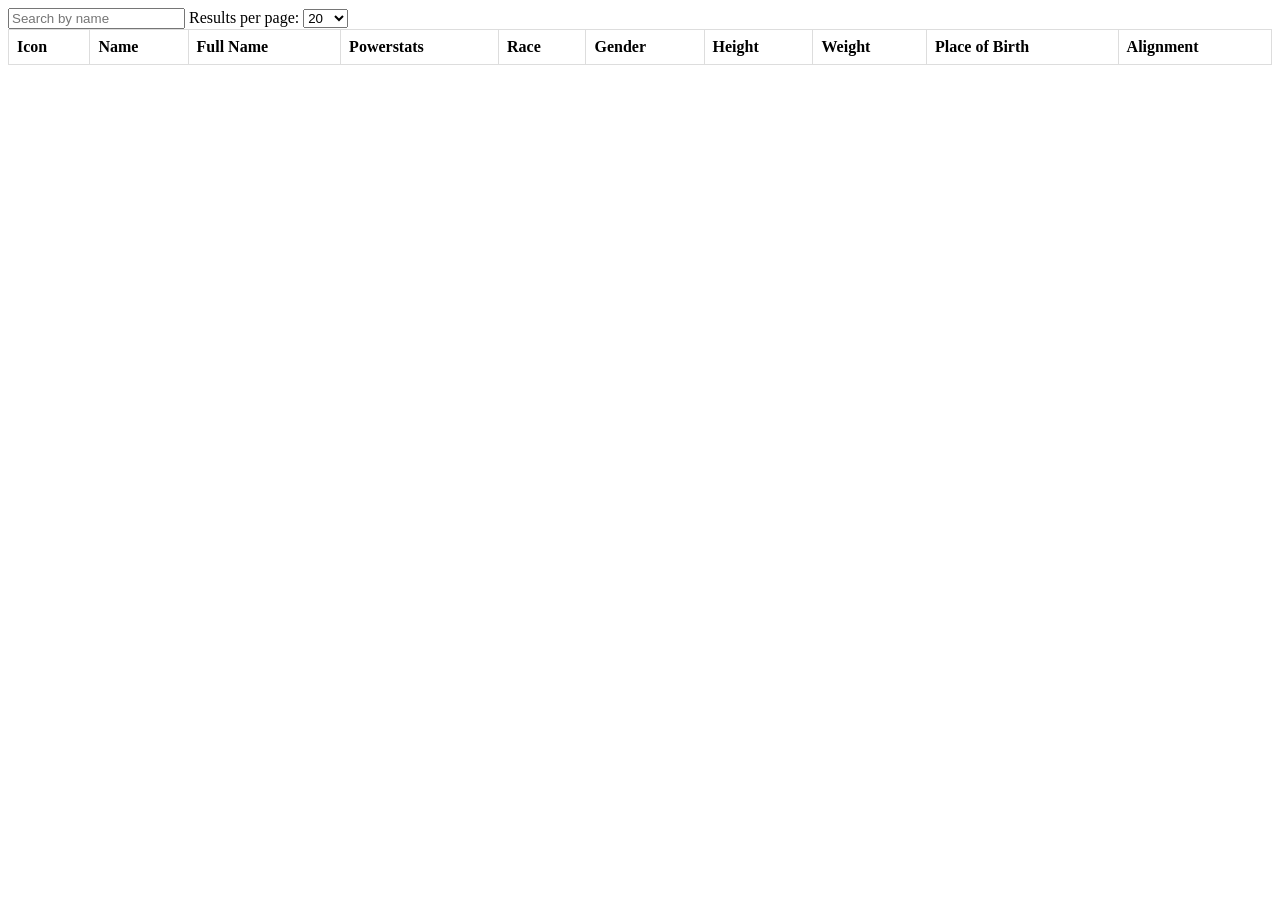
<file: superheros/index.html>
<!DOCTYPE html>
<html lang="en">
<head>
  <meta charset="UTF-8">
  <meta name="viewport" content="width=device-width, initial-scale=1.0">
  <title>Superhero Data</title>
  <style>
    /* Add your CSS styles here */
    table {
      width: 100%;
      border-collapse: collapse;
    }

    th, td {
      padding: 8px;
      text-align: left;
      border: 1px solid #ddd;
    }

    th {
      cursor: pointer;
    }
  </style>
</head>
<body>
  <input type="text" id="search" placeholder="Search by name">
  
  <label for="pageSize">Results per page:</label>
  <select id="pageSize">
    <option value="10">10</option>
    <option value="20" selected>20</option>
    <option value="50">50</option>
    <option value="100">100</option>
    <option value="all">All</option>
  </select>

  <table id="heroesTable">
    <thead>
      <tr>
        <th>Icon</th>
        <th>Name</th>
        <th>Full Name</th>
        <th>Powerstats</th>
        <th>Race</th>
        <th>Gender</th>
        <th>Height</th>
        <th>Weight</th>
        <th>Place of Birth</th>
        <th>Alignment</th>
      </tr>
    </thead>
    <tbody>
      <!-- Data will be injected here by JavaScript -->
    </tbody>
  </table>

  <div id="pagination"></div>

  <script src="hero.js"></script>
</body>
</html>
</file>
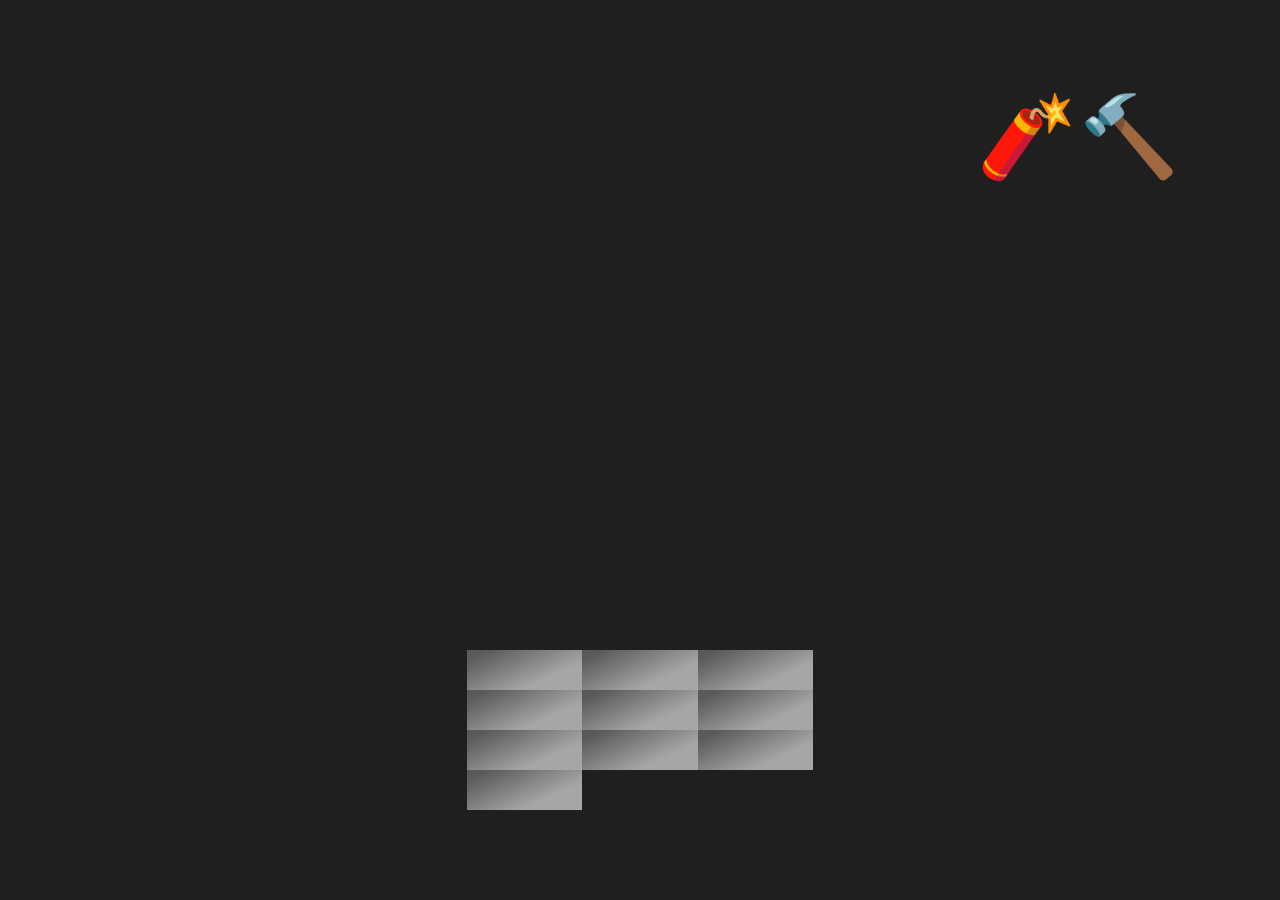
<file: build-brick-and-break.html>
<!DOCTYPE html>
<html>

<head>
  <title>Build brick and break</title>
  <meta http-equiv="Content-Type" content="text/html; charset=utf-8" />
  <link id="fav" rel="shortcut icon" type="image/x-icon" href="data:image/x-icon;,">
  <link rel="stylesheet" type="text/css" href="./build-brick-and-break.data.css">
</head>

<body>
  <script type="module">
    import { build, repair, destroy } from './build-brick-and-break.js'

    build(54)

    const body = document.querySelector('body')

    const tools = document.createElement('section')
    tools.id = 'tools'
    body.append(tools)

    const dynamite = document.createElement('span')
    dynamite.id = 'dynamite'
    dynamite.textContent = '🧨'
    dynamite.addEventListener('click', destroy)

    const hammer = document.createElement('span')
    hammer.id = 'hammer'
    hammer.textContent = '🔨'
    hammer.addEventListener('click', () => repair(...reparations))

    tools.append(dynamite, hammer)

    const random = (min, max) => {
      min = Math.ceil(min)
      max = Math.floor(max)
      return Math.floor(Math.random() * (max - min + 1)) + min
    }

    const randomBricks = [...Array(15).keys()].map((e) => `brick-${random(1, 54)}`)
    const reparations = [...new Set(['brick-26', ...randomBricks])]

    body.dataset.reparations = reparations

  </script>
</body>

</html>
</file>
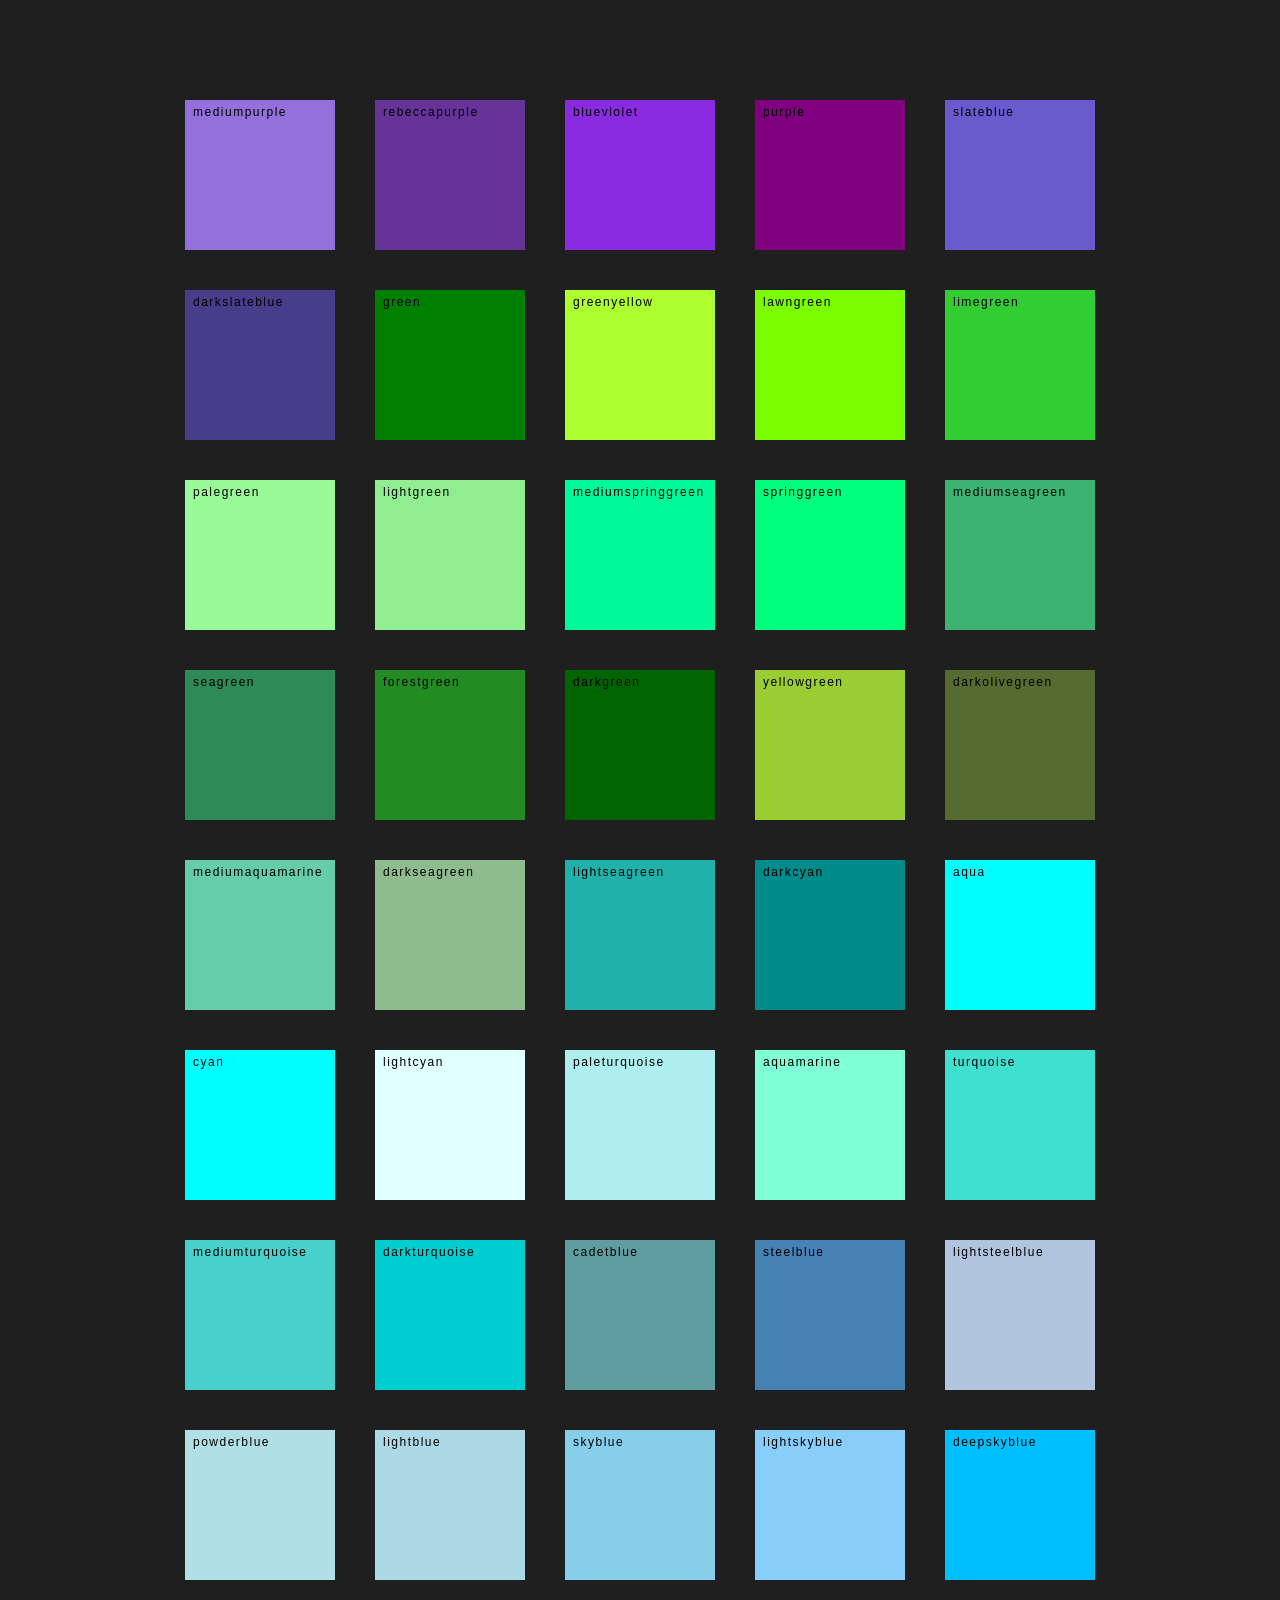
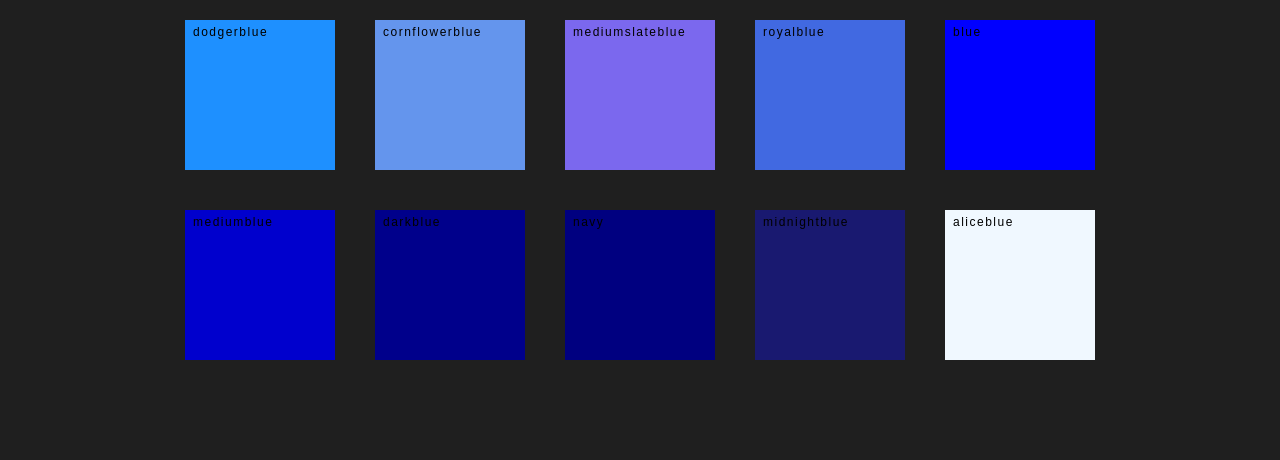
<file: fifty-shades-of-cold.html>
<!DOCTYPE html>
<html>

<head>
  <title>Fifty shades of cold</title>
  <meta http-equiv="Content-Type" content="text/html; charset=utf-8" />
  <link id="fav" rel="shortcut icon" type="image/x-icon" href="data:image/x-icon;,">
  <link rel="stylesheet" type="text/css" href="./fifty-shades-of-cold.data.css">

</head>

<body>
  <script type="module">

    import { generateClasses, generateColdShades, choseShade } from './fifty-shades-of-cold.js'

    generateClasses()
    generateColdShades()

    const divs = [...document.querySelectorAll('div')]
    divs.map((d) => {
      d.addEventListener('click', () => choseShade(d.textContent))
    })

  </script>
</body>

</html>
</file>
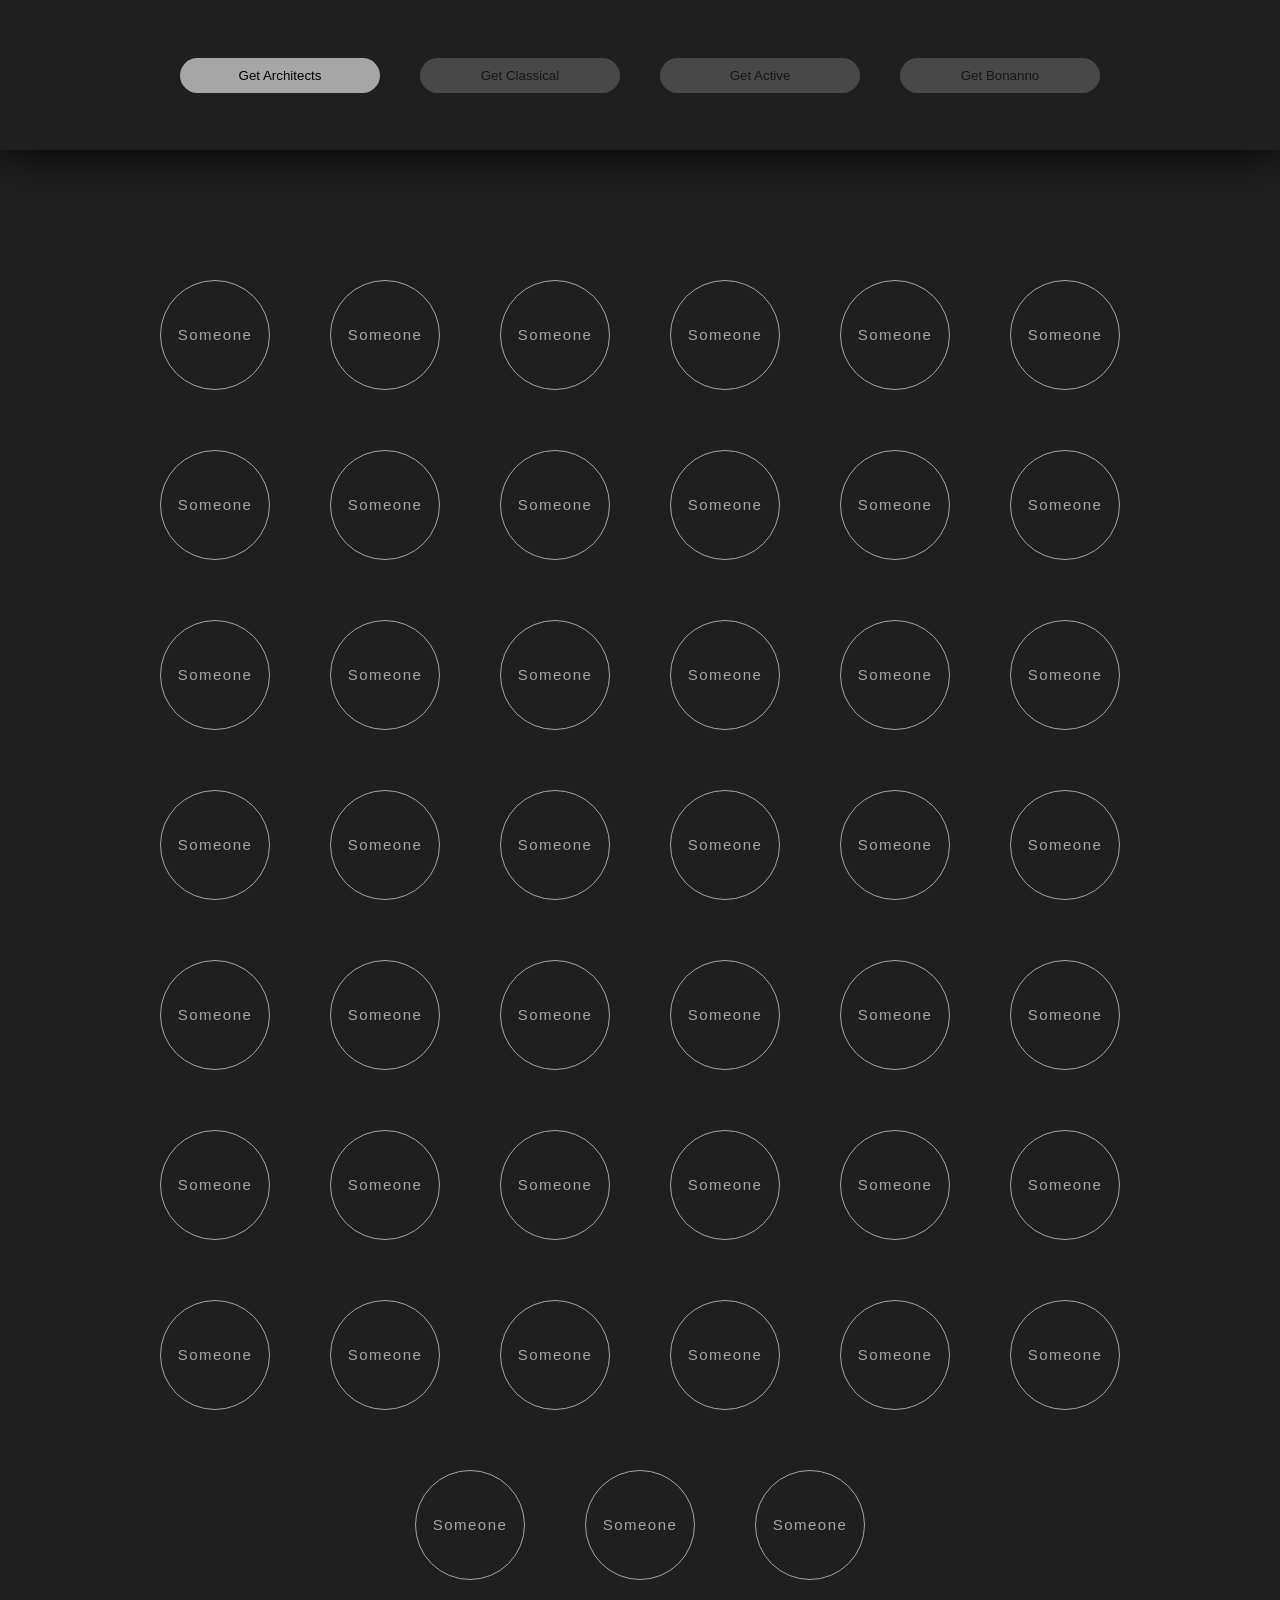
<file: get-them-all.html>
<!DOCTYPE html>
<html>
<head>
  <title>Get them all</title>
  <meta http-equiv="Content-Type" content="text/html; charset=utf-8" />
  <link id="fav" rel="shortcut icon" type="image/x-icon" href="data:image/x-icon;,">
  <link rel="stylesheet" type="text/css" href="./get-them-all.data.css">
</head>
<body>
  <script type="module">
    import { people } from './get-them-all.data.js'
    import {
      getBonannoPisano,
      getActive,
      getArchitects,
      getClassical,
    } from './get-them-all.js'
    const body = document.querySelector('body')
    const shuffle = (array) => {
      const test = array.length - 1
      for (let i = test; i > 0; i--) {
        const j = Math.floor(Math.random() * i)
        const temp = array[i]
        array[i] = array[j]
        array[j] = temp
      }
      return array
    }
    shuffle(people).map(({ id, classe, address, plans, tag, active }) => {
      const people = document.createElement(tag)
      people.id = id
      people.textContent = 'Someone'
      people.className = `${classe} ${active ? 'active' : ''}`
      body.append(people)
    })
    const buttonsContainer = document.createElement('div')
    buttonsContainer.id = 'buttons'
    body.append(buttonsContainer)
    const buttons = [
      { name: 'Architect', action: getArchitects },
      { name: 'Classical', action: getClassical },
      { name: 'Active', action: getActive },
      { name: 'Bonanno', action: getBonannoPisano },
    ]
    buttons.forEach(({ name, action }, i) => {
      const btn = document.createElement('button')
      btn.id = `btn${name}`
      btn.textContent = `Get ${name}${i === 0 ? 's' : ''}`
      if (i > 0) {
        btn.className = 'disabled'
      }
      btn.addEventListener('click', () => {
        const [targetted, others] = action()
        if (name === 'Bonanno') {
          targetted.textContent = targetted.id.replace('P', ' P')
          targetted.classList.add('found')
        } else {
          targetted.forEach((t) => {
            t.textContent = name
          })
        }
        others.forEach((o) => {
          o.style.opacity = 0.2
        })
        btn.className = 'disabled'
        const last = i + 1 === buttons.length
        if (last) return
        const next = document.getElementById(`btn${buttons[i + 1].name}`)
        next.classList.remove('disabled')
      })
      buttonsContainer.append(btn)
    })
  </script>
</body>
</html>
</file>
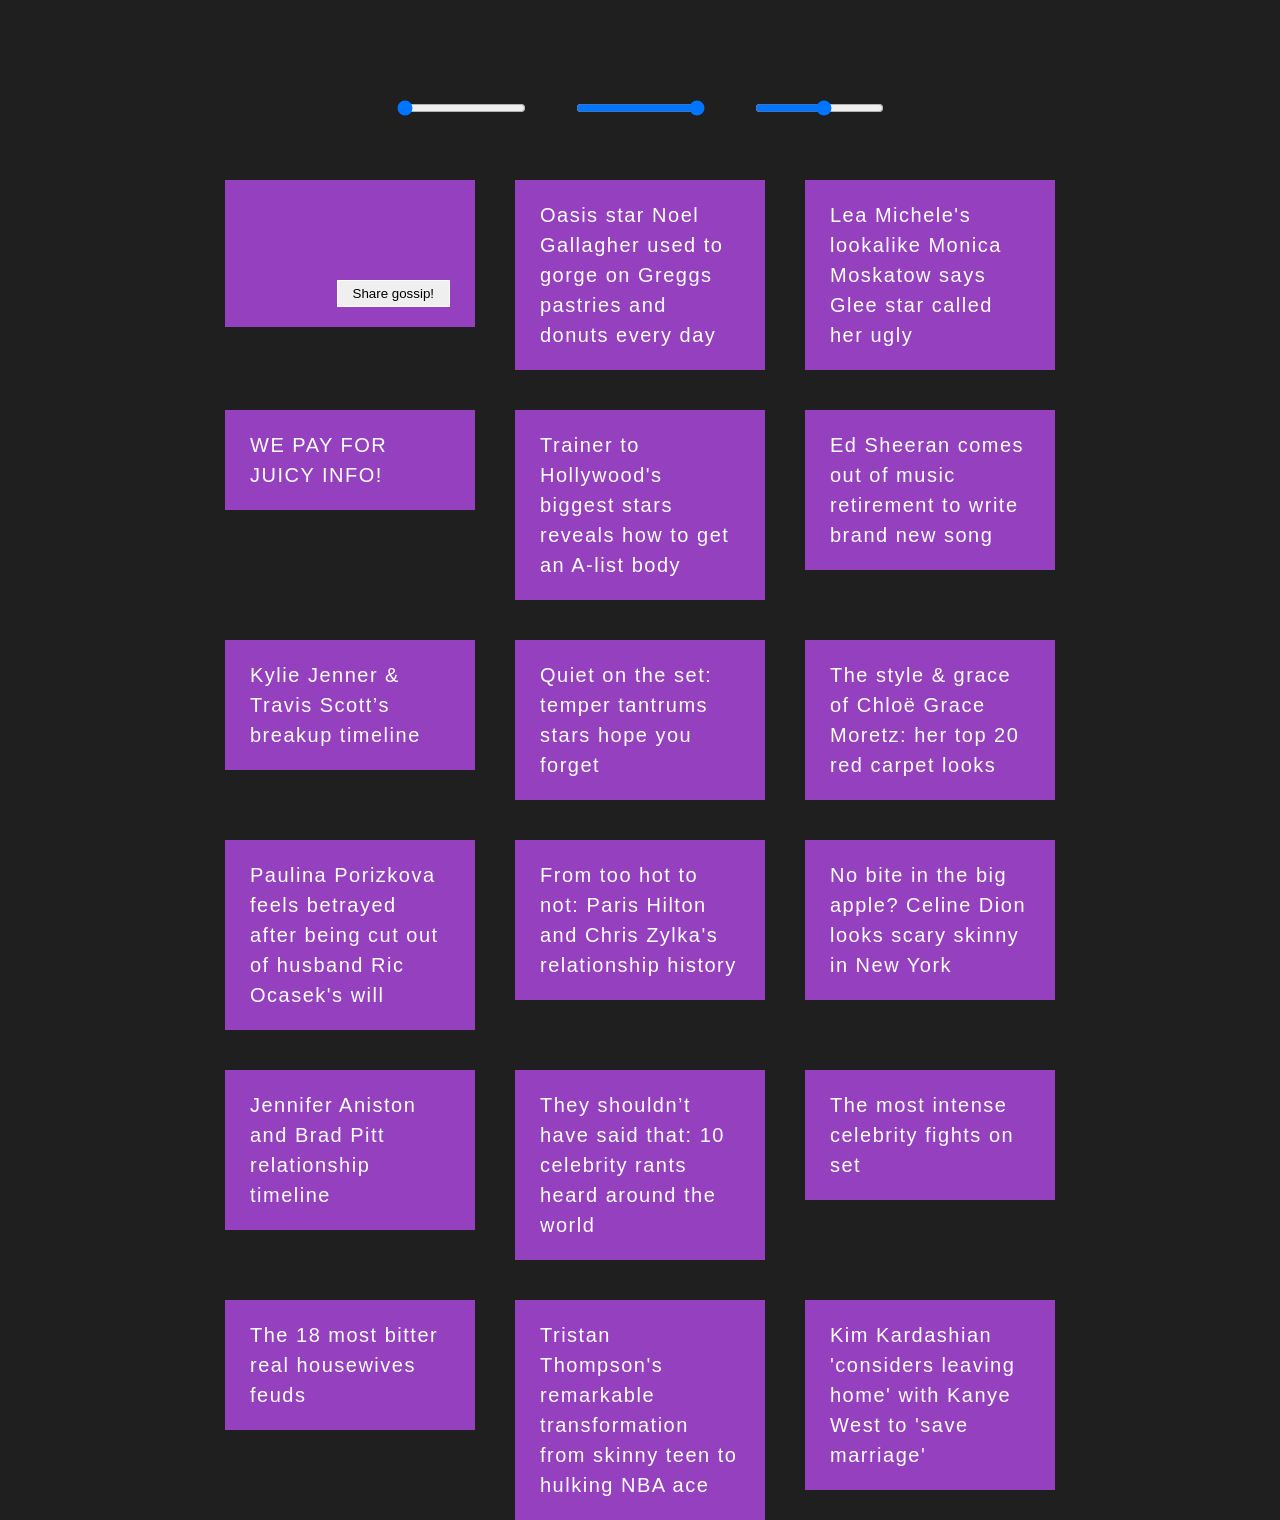
<file: gossip-grid.html>
<!DOCTYPE html>
<html>

<head>
  <title>Gossip grid</title>
  <meta http-equiv="Content-Type" content="text/html; charset=utf-8" />
  <link id="fav" rel="shortcut icon" type="image/x-icon" href="data:image/x-icon;,">
  <link rel="stylesheet" type="text/css" href="./gossip-grid.data.css">
</head>

<body>
  <script type="module">

    import { grid } from './gossip-grid.js'

    grid()

  </script>
</body>

</html>
</file>
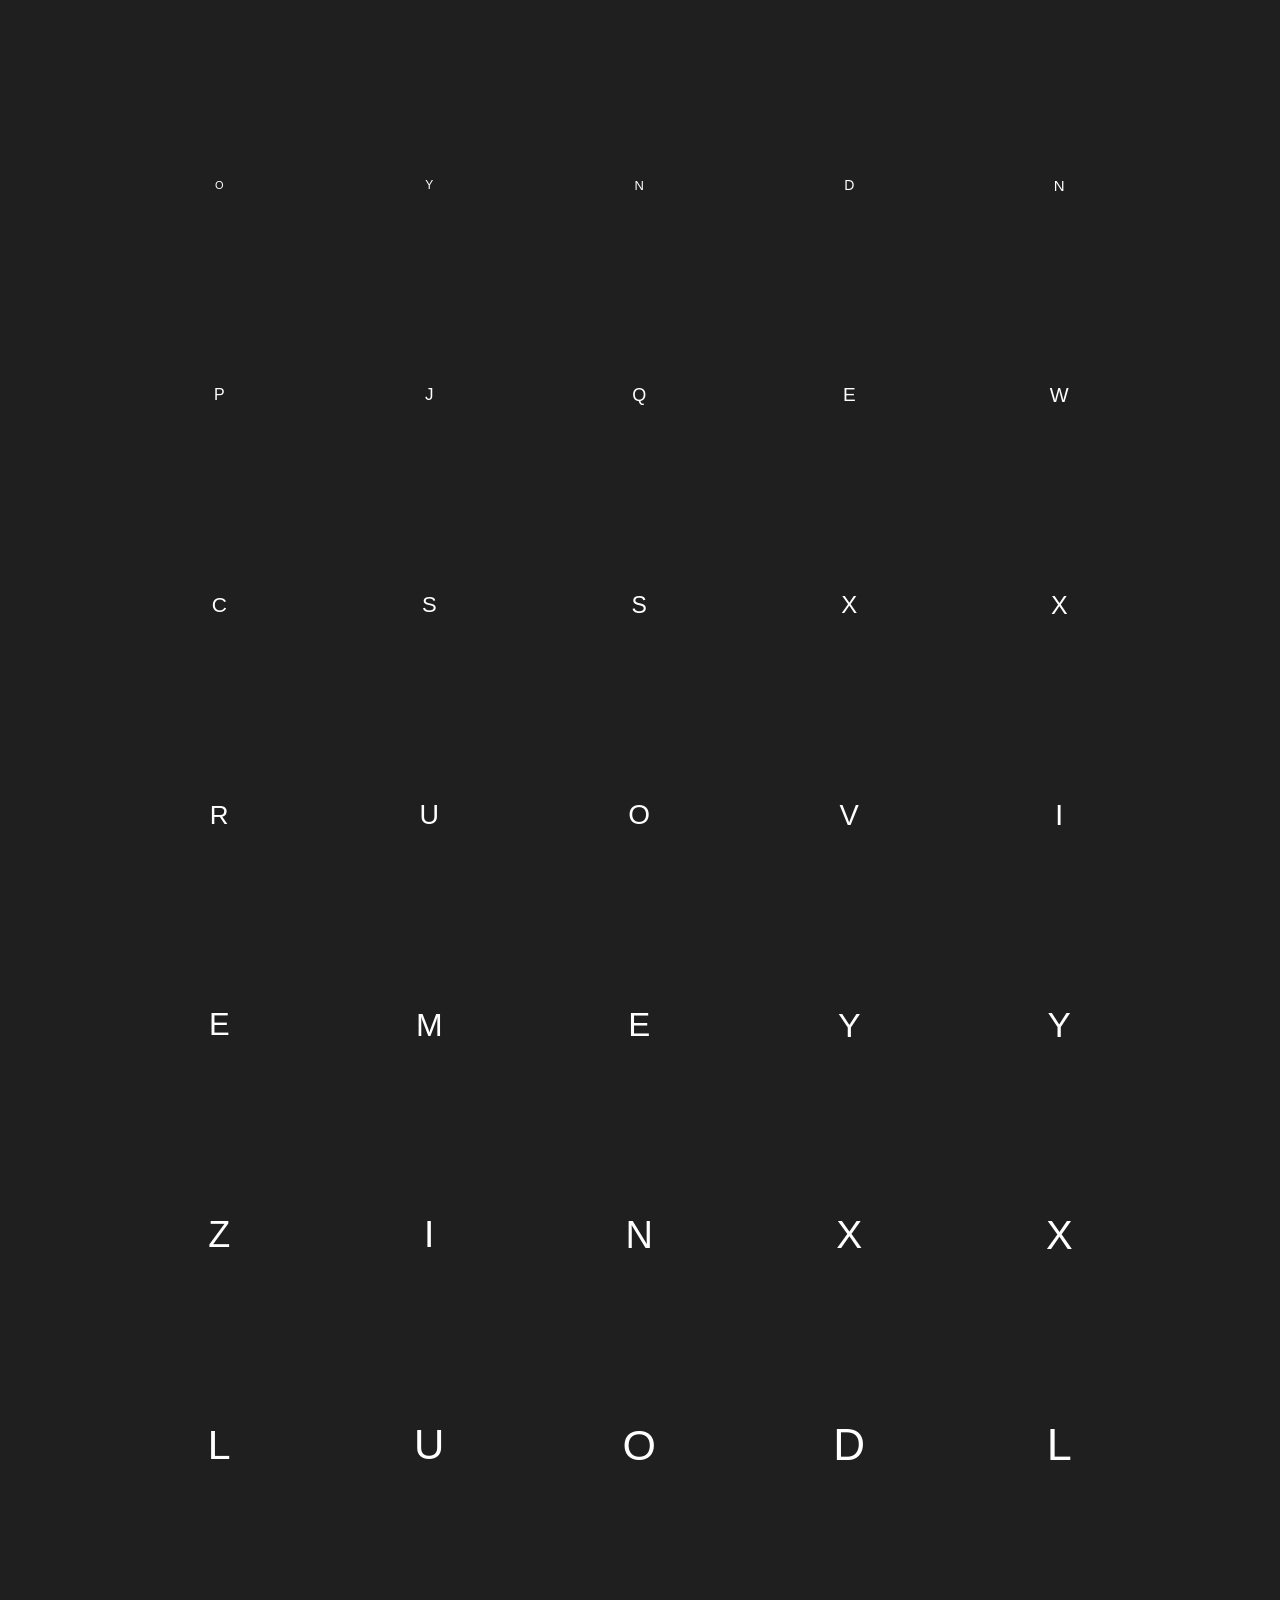
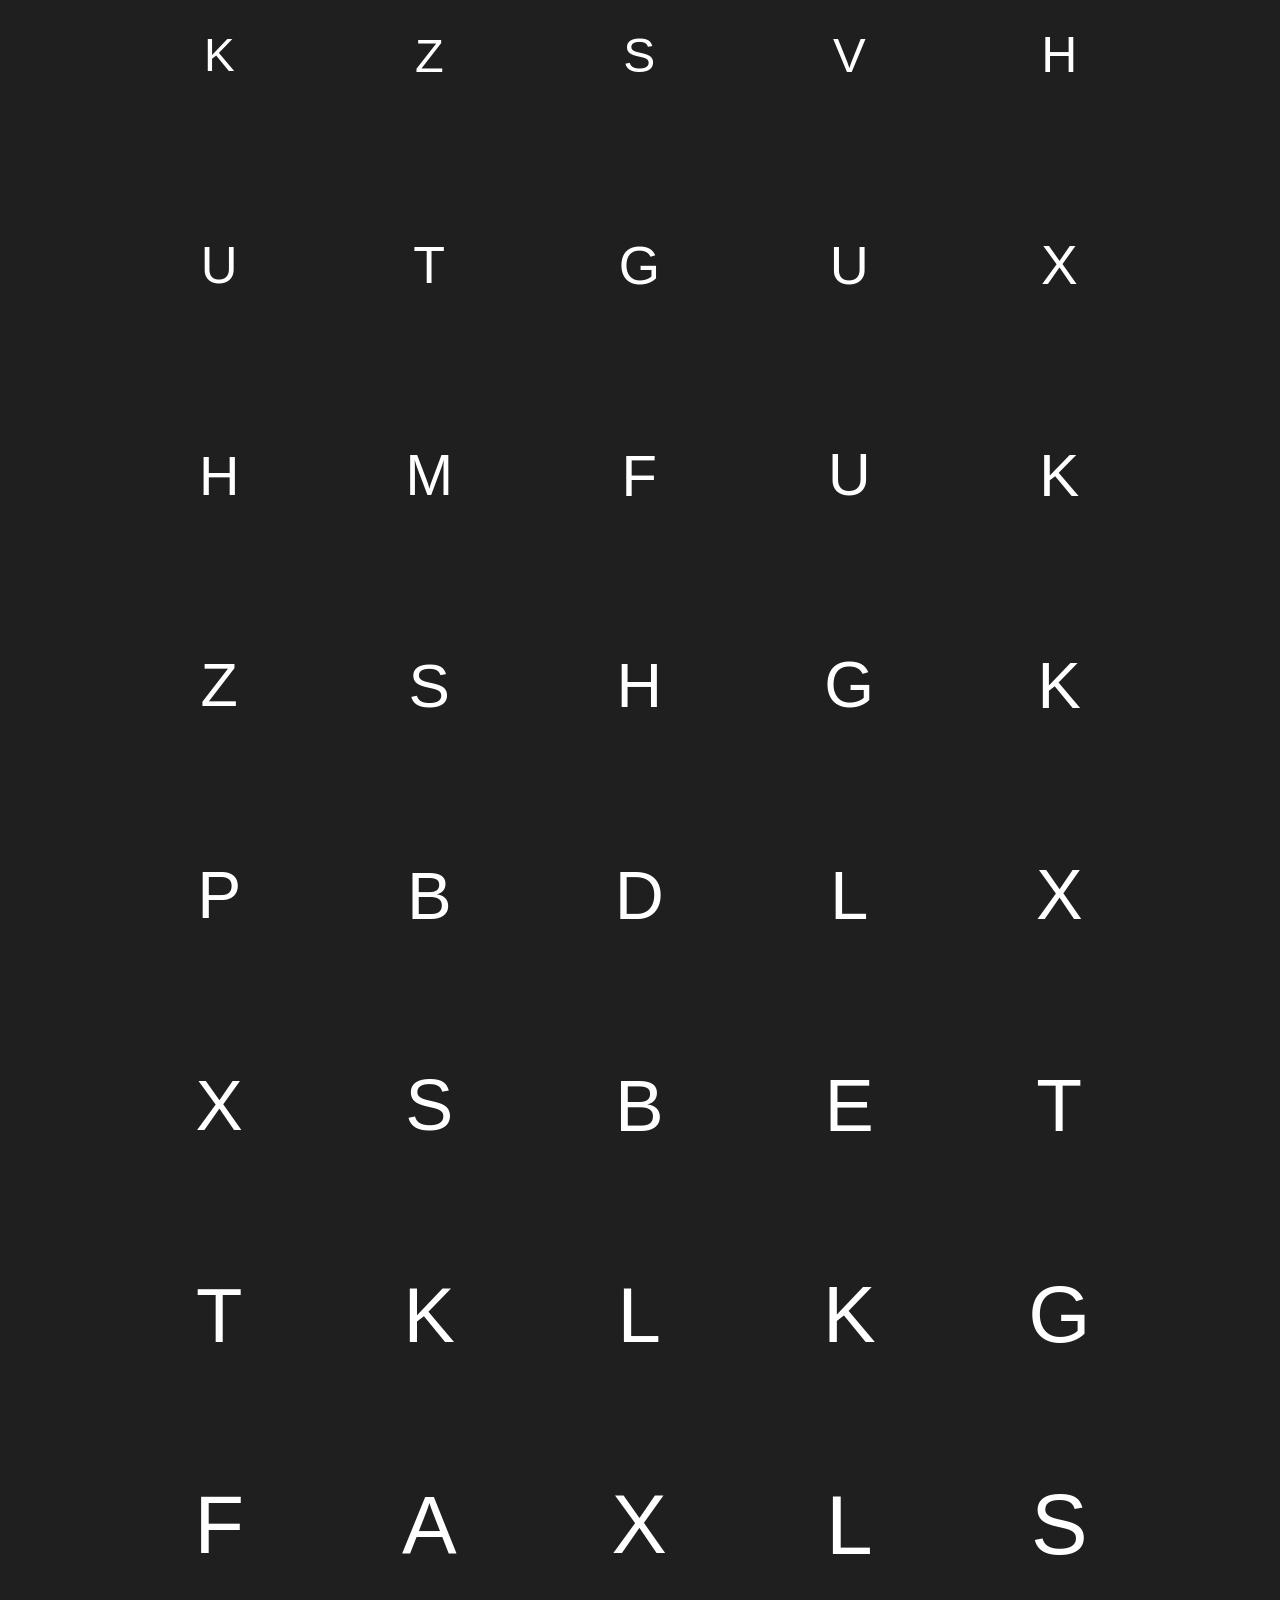
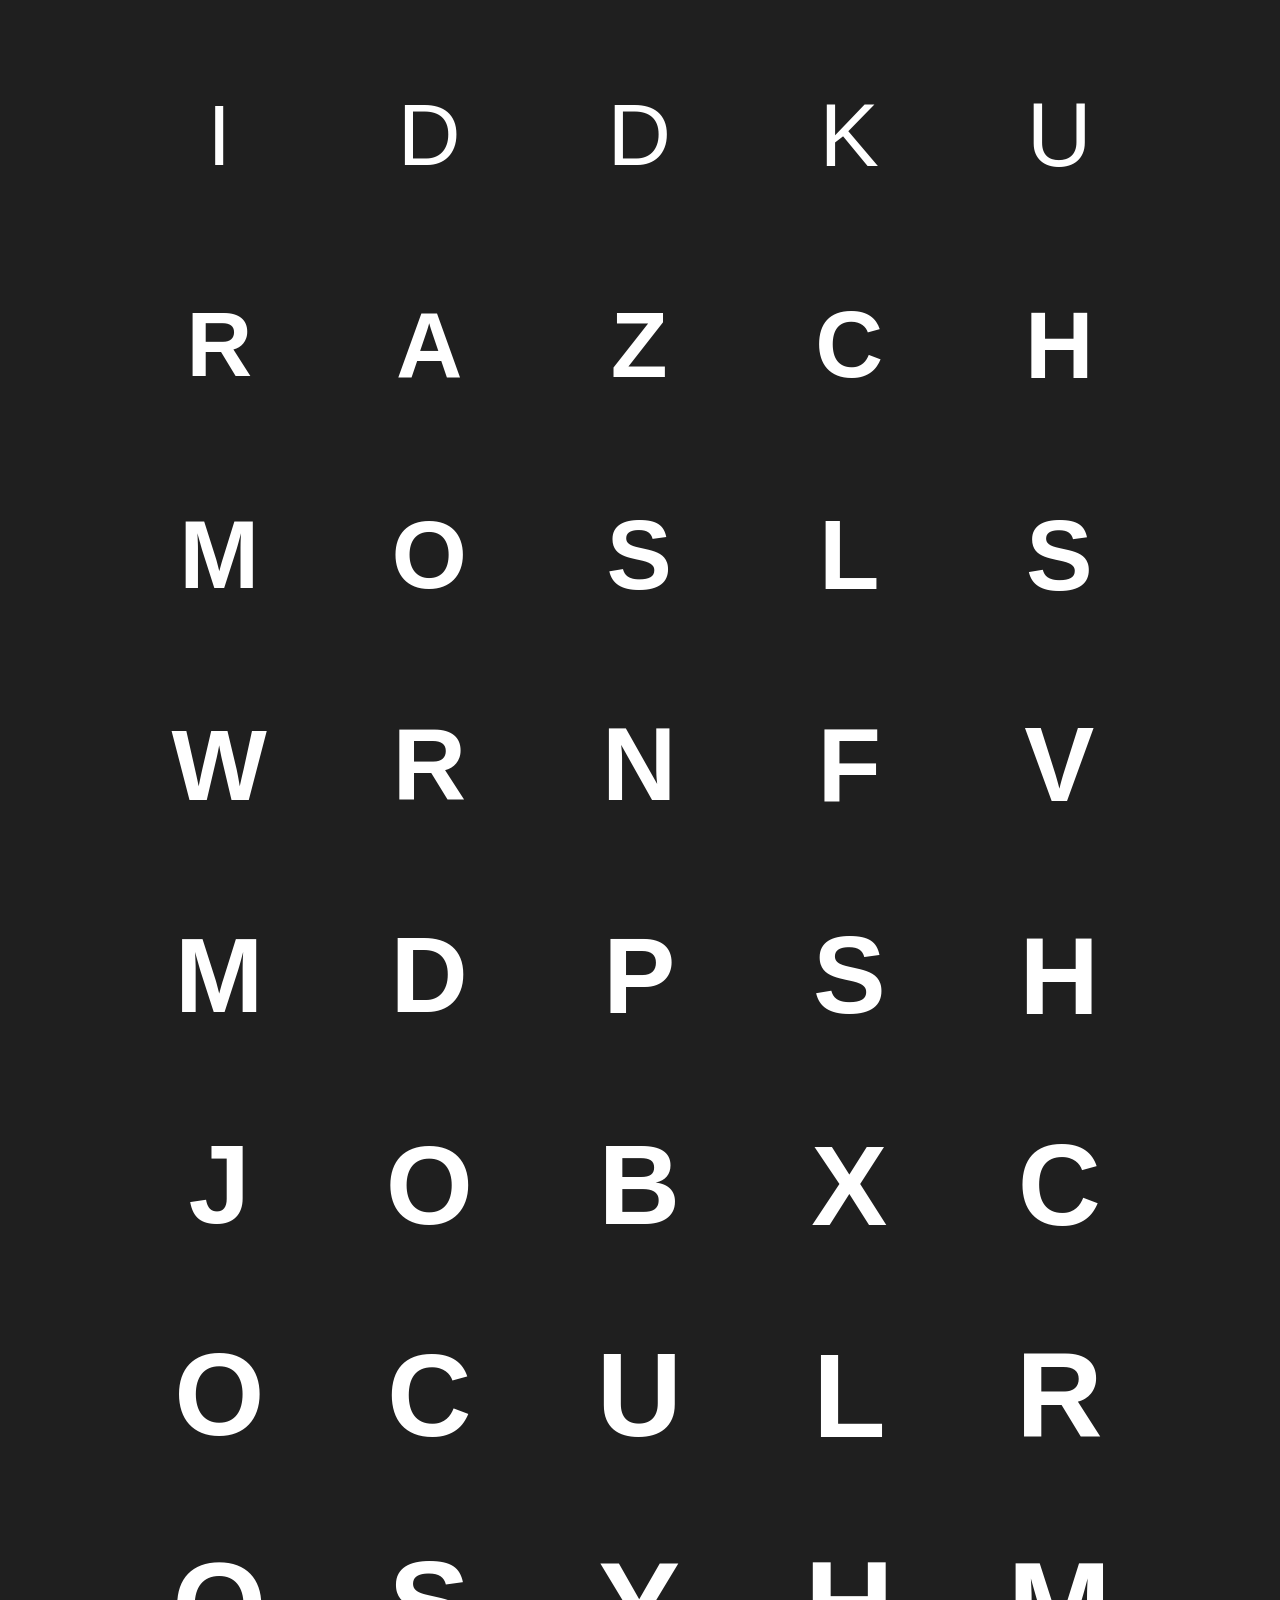
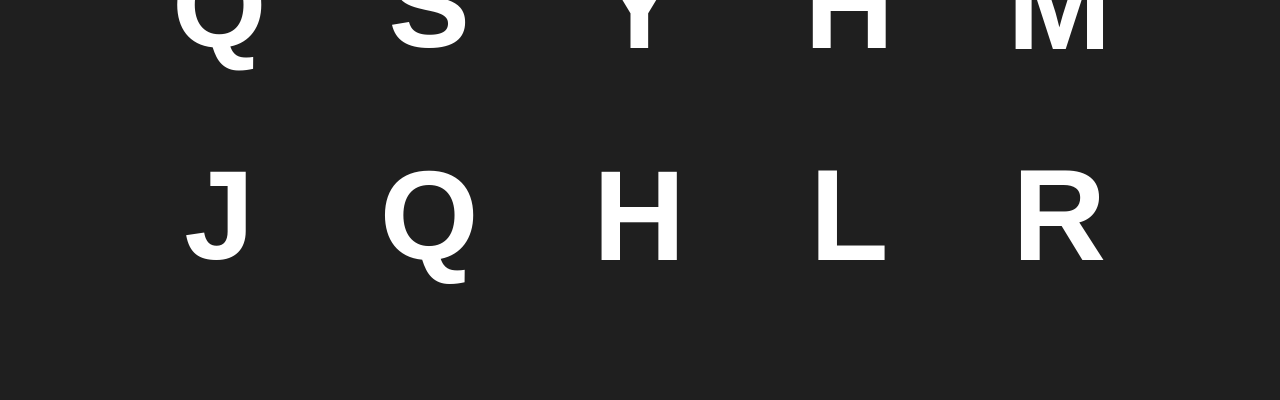
<file: harder-bigger-bolder-stronger.html>
<!DOCTYPE html>
<html>
<head>
  <title>Harder, bigger, bolder, stronger</title>
  <meta http-equiv="Content-Type" content="text/html; charset=utf-8" />
  <link id="fav" rel="shortcut icon" type="image/x-icon" href="data:image/x-icon;,">
  <link rel="stylesheet" type="text/css" href="./harder-bigger-bolder-stronger.data.css">
</head>
<body>
  <script type="module">
    import { generateLetters } from './harder-bigger-bolder-stronger.js'
    generateLetters()
  </script>
</body>
</html>
</file>
<file: build-brick-and-break.data.css>
:root {
    --background: hsl(0, 0%, 12%);
    --text: hsl(0, 0%, 80%);
    --clear: hsl(0, 0%, 65%);
    --disabled: hsl(0, 0%, 35%);
    --purple: #bb73e6;
  }
  
  * {
    margin: 0;
    padding: 0;
    box-sizing: border-box;
  }
  
  body {
    font-family: sans-serif;
    letter-spacing: 1.5px;
    background: var(--background);
    display: flex;
    flex-wrap: wrap;
    align-content: flex-end;
    height: 100vh;
    color: var(--text);
    padding: 10vh 36.5vw;
  }
  
  div {
    text-align: center;
    font-size: 10px;
    width: 9vw;
    display: inline-flex;
    justify-content: center;
    align-items: center;
    height: 4.44vh;
    background: linear-gradient(-25deg, var(--clear) 30%, var(--disabled) 90%);
  }
  
  #tools {
    position: fixed;
    right: 100px;
    font-size: 80px;
    cursor: pointer;
    user-select: none;
  }
  
  [data-repaired='true'] {
    color: hsl(275, 100%, 50%);
  }
  
  [data-repaired='true']:after {
    content: '-repaired';
  }
  
  [data-repaired='in progress'] {
    color: black;
  }
  
  [data-repaired='in progress']:after {
    content: '-in progress';
  }
</file>
<file: fifty-shades-of-cold.data.css>
:root {
    --background: hsl(0, 0%, 12%);
    --text: hsl(0, 0%, 80%);
    --clear: hsl(0, 0%, 65%);
    --disabled: hsl(0, 0%, 35%);
    --purple: #bb73e6;
  }
  
  * {
    margin: 0;
    padding: 0;
    box-sizing: border-box;
  }
  
  body {
    font-family: sans-serif;
    letter-spacing: 1.5px;
    background: var(--background);
    display: flex;
    flex-wrap: wrap;
    justify-content: center;
    align-content: center;
    width: 100vw;
    padding: 5rem;
    font-size: 12px;
  }
  
  div {
    cursor: pointer;
    width: 150px;
    height: 150px;
    margin: 20px;
    padding: 5px 8px;
  }
</file>
<file: get-them-all.data.css>
:root {
    --background: hsl(0, 0%, 12%);
    --text: hsl(0, 0%, 80%);
    --clear: hsl(0, 0%, 65%);
    --disabled: hsl(0, 0%, 35%);
    --purple: #bb73e6;
  }
  * {
    margin: 0;
    padding: 0;
    box-sizing: border-box;
  }
  body {
    font-family: sans-serif;
    letter-spacing: 1.5px;
    background: var(--background);
    display: flex;
    flex-wrap: wrap;
    padding: 100px;
    justify-content: center;
    align-items: center;
    font-size: 15px;
    margin-top: 150px;
  }
  button {
    outline: none;
    border: none;
  }
  #buttons {
    position: fixed;
    display: flex;
    justify-content: center;
    align-items: center;
    width: 100%;
    top: 0;
    height: 150px;
    background: var(--background);
    box-shadow: 0 0 50px black;
  }
  #buttons * {
    margin: 0 20px;
    padding: 10px 20px;
    background: var(--clear);
    border-radius: 20px;
    cursor: pointer;
    user-select: none;
    width: 200px;
    text-align: center;
  }
  .disabled {
    pointer-events: none;
    opacity: 0.3;
  }
  a,
  span {
    min-width: 110px;
    min-height: 110px;
    width: 5vw;
    height: 5vw;
    border-radius: 50%;
    display: flex;
    align-items: center;
    justify-content: center;
    flex-direction: column;
    text-align: center;
    border: solid 1px var(--clear);
    line-height: 22px;
    padding: 10px;
    color: var(--clear);
    margin: 30px;
  }
  .found {
    box-shadow: 8px 8px 15px rgba(0, 0, 0, 0.6),
      -10px -10px 15px rgba(255, 255, 255, 0.074);
    border: none;
    background: var(--purple);
    color: var(--background);
  }
</file>
<file: gossip-grid.data.css>
:root {
    --background: hsl(0, 0%, 12%);
    --text: hsl(0, 0%, 80%);
    --clear: hsl(0, 0%, 65%);
    --disabled: hsl(0, 0%, 35%);
    --purple: #bb73e6;
  }
  
  * {
    margin: 0;
    padding: 0;
    box-sizing: border-box;
  }
  
  body {
    font-family: sans-serif;
    letter-spacing: 1.5px;
    background: var(--background);
    display: flex;
    flex-wrap: wrap;
    justify-content: center;
    width: 100vw;
    height: 100vh;
    padding: 10rem;
    align-items: flex-start;
  }
  
  .gossip {
    background: hsl(280, 50%, 50%);
    margin: 20px;
    width: 250px;
    padding: 20px 25px;
    line-height: 30px;
    font-size: 20px;
    word-break: break-word;
    color: white;
    display: flex;
    justify-content: space-between;
    flex-direction: column;
  }
  
  .gossip:first-letter {
    text-transform: uppercase;
  }
  
  .ranges {
    position: fixed;
    top: 5rem;
    display: flex;
  }
  
  .range {
    display: flex;
    justify-content: center;
    align-items: center;
    color: var(--clear);
    font-family: monospace;
  }
  
  .range label,
  .range span {
    width: 100px;
  }
  
  .range label {
    text-align: right;
  }
  
  input {
    margin: 20px 25px;
  }
  
  textarea {
    height: 100%;
    width: 100%;
    max-width: 100%;
    outline: none;
    border: none;
    font-family: inherit;
    font-size: inherit;
    line-height: inherit;
    letter-spacing: inherit;
    color: inherit;
    background-color: transparent;
    padding: 0;
    margin: 0;
    resize: none;
  }
  
  textarea::placeholder {
    color: rgba(255, 255, 255, 0.5);
  }
  
  button {
    margin-top: 20px;
    text-align: right;
    border: solid 1px white;
    align-self: flex-end;
    padding: 5px 15px;
    cursor: pointer;
  }
  
  .fade-in {
    animation: fade-in 0.75s;
  }
  
  @keyframes fade-in {
    from {
      opacity: 0%;
    }
    to {
      opacity: 100%;
    }
  }
</file>
<file: harder-bigger-bolder-stronger.data.css>
:root {
  
    --background: hsl(0, 0%, 12%);
      --text: hsl(0, 0%, 80%);
      --clear: hsl(0, 0%, 65%);
      --disabled: hsl(0, 0%, 35%);
      --purple: #bb73e6;
    }
    * {
      margin: 0;
      padding: 0;
      box-sizing: border-box;
    }
    body {
      font-family: sans-serif;
      letter-spacing: 1.5px;
      background: var(--background);
      display: flex;
      flex-wrap: wrap;
      justify-content: center;
      align-content: center;
      width: 100vw;
      padding: 5rem;
      font-size: 12px;
    }
    div {
      display: flex;
      justify-content: center;
      align-items: center;
      margin: 5px;
      width: 200px;
      height: 200px;
      color: white;
    }
</file>
